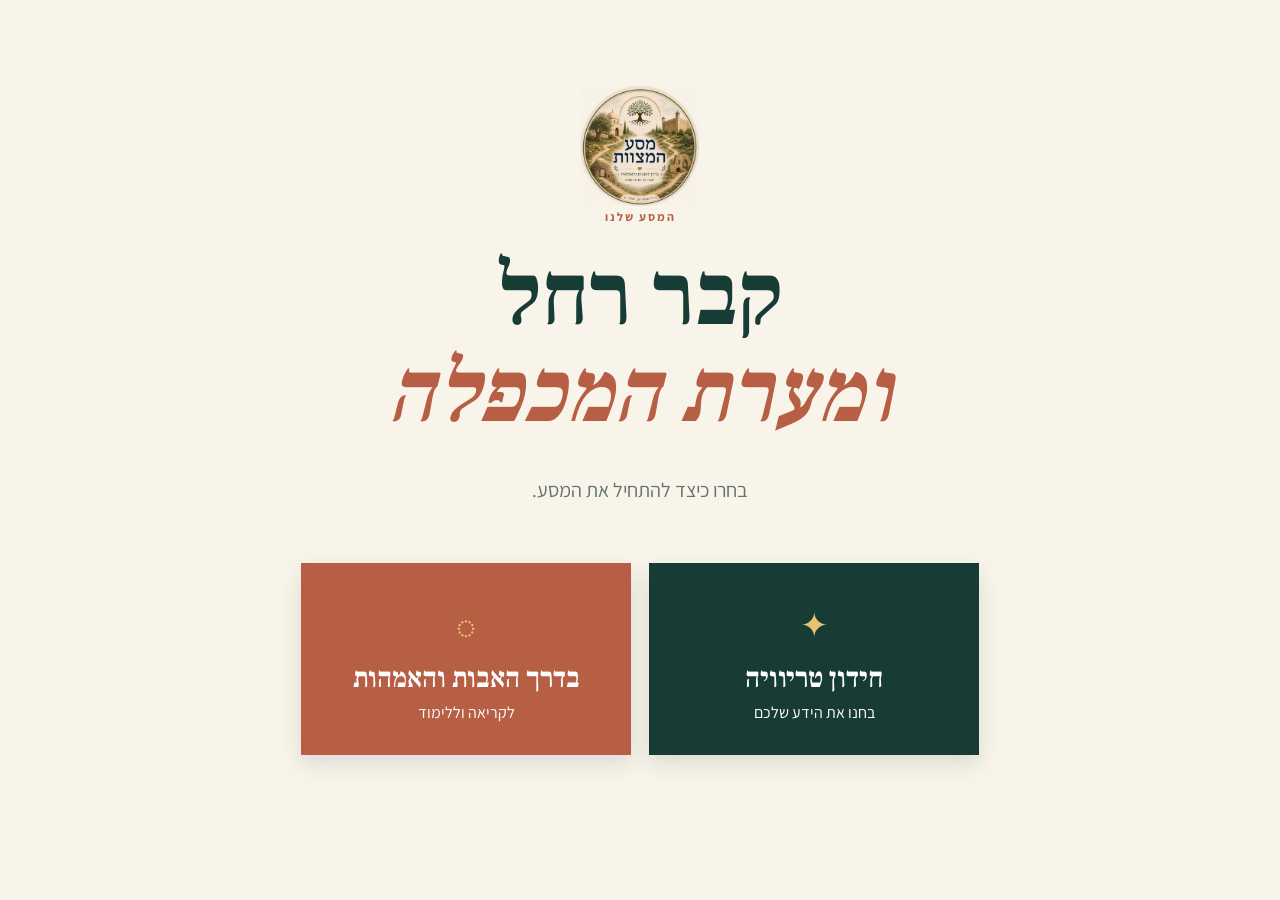
<file: frontend/index.html>
﻿<!doctype html>
<html lang="he" dir="rtl"><head><meta charset="UTF-8" /><meta name="viewport" content="width=device-width, initial-scale=1.0" /><title>קבר רחל ומערת המכפלה</title><link rel="stylesheet" href="styles.css" /></head><body><main class="choice-page section-shell"><img class="choice-logo" src="../logo/logo-waissman-game.jpg" alt="סמל המסע" /><p class="eyebrow">המסע שלנו</p><h1>קבר רחל<br /><em>ומערת המכפלה</em></h1><p>בחרו כיצד להתחיל את המסע.</p><div class="choice-actions"><a class="choice-button trivia-choice" href="quiz.html"><span>✦</span><strong>חידון טריוויה</strong><small>בחנו את הידע שלכם</small></a><a class="choice-button journey-choice" href="journey.html"><span>◌</span><strong>בדרך האבות והאמהות</strong><small>לקריאה וללימוד</small></a></div></main></body></html>
</file>
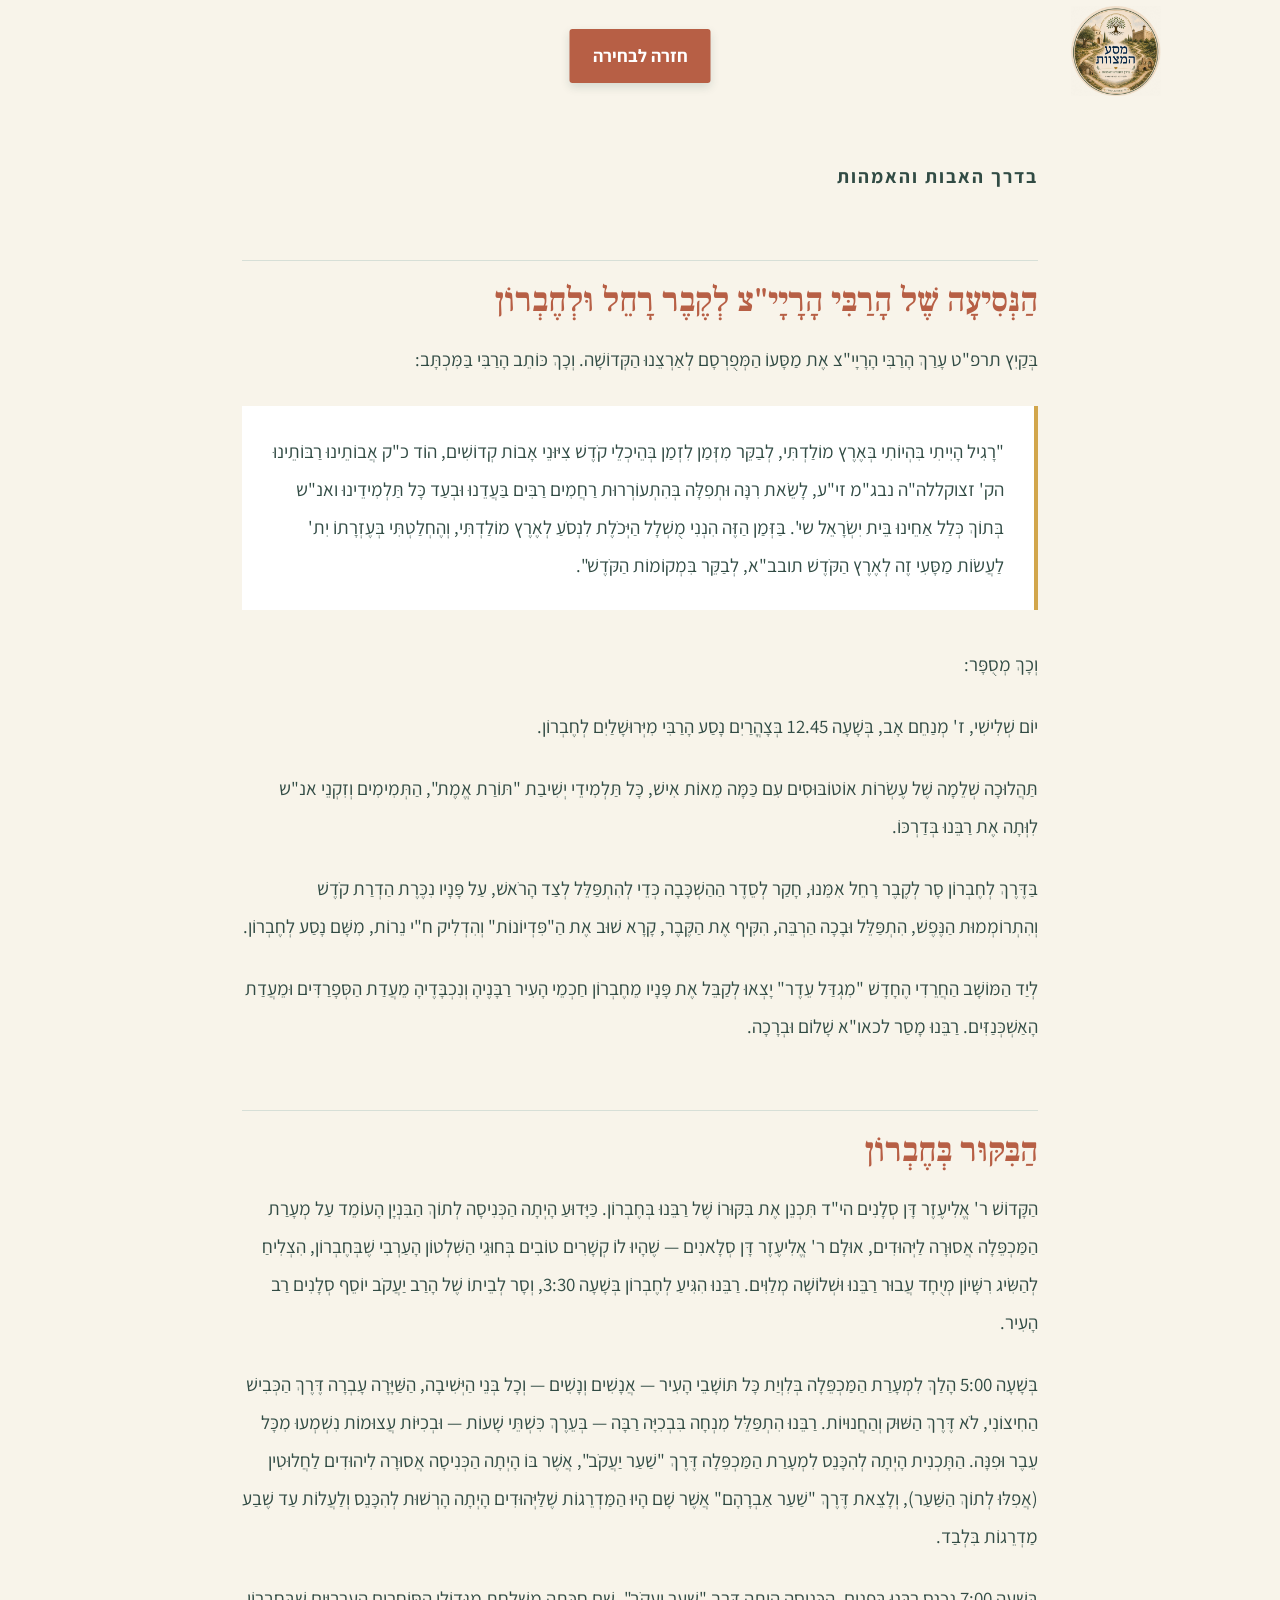
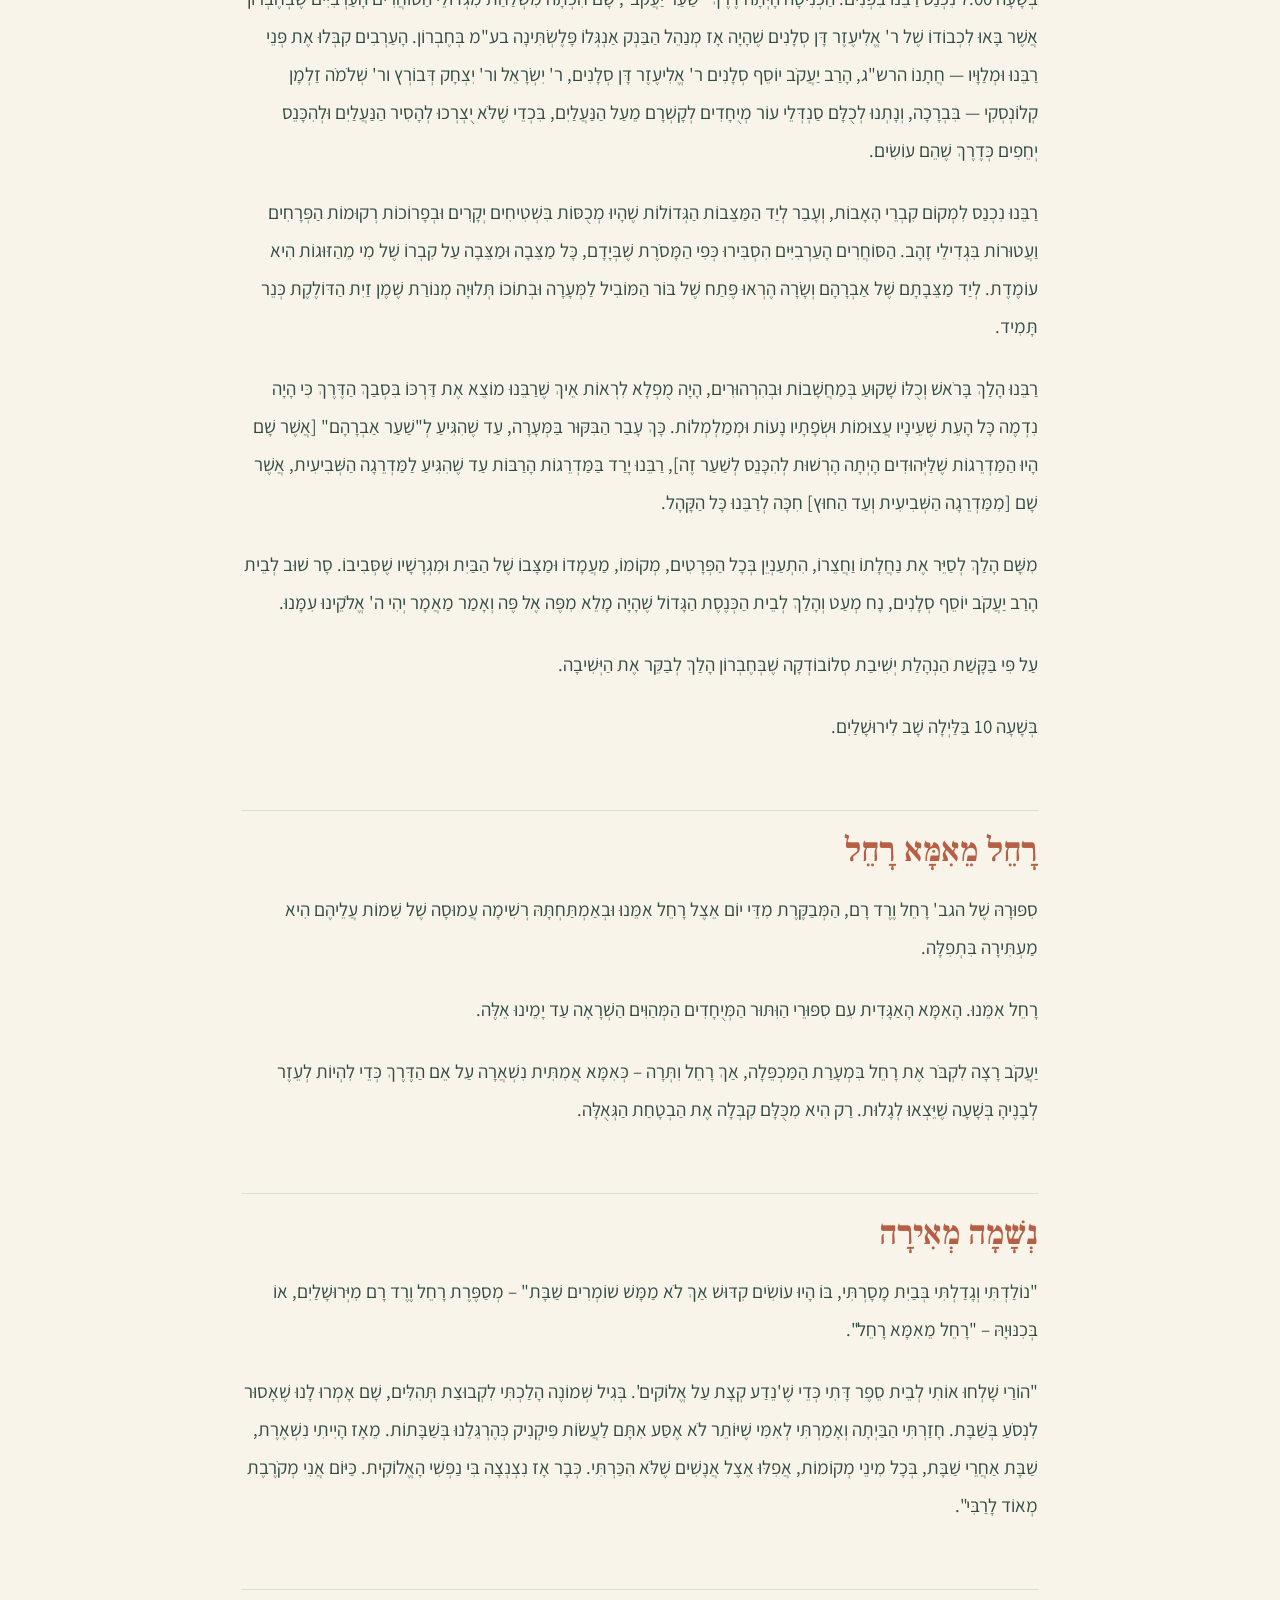
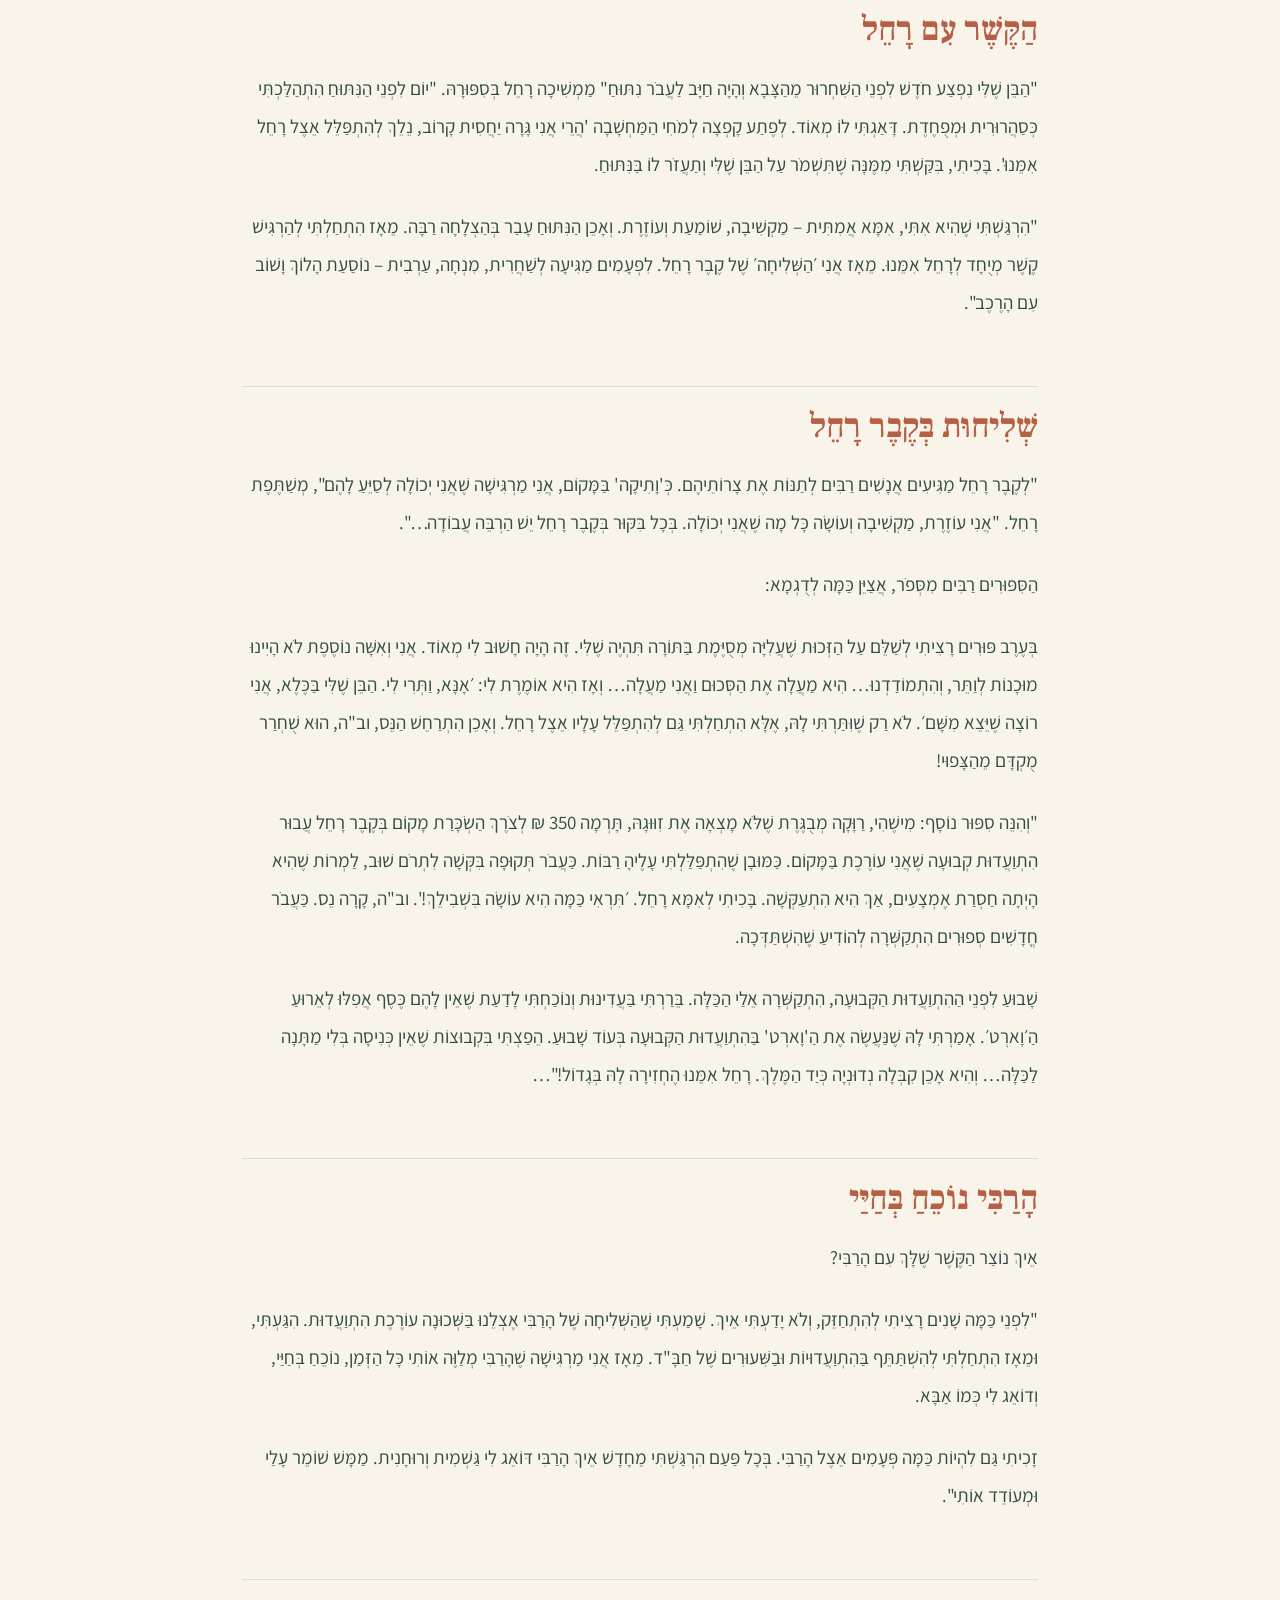
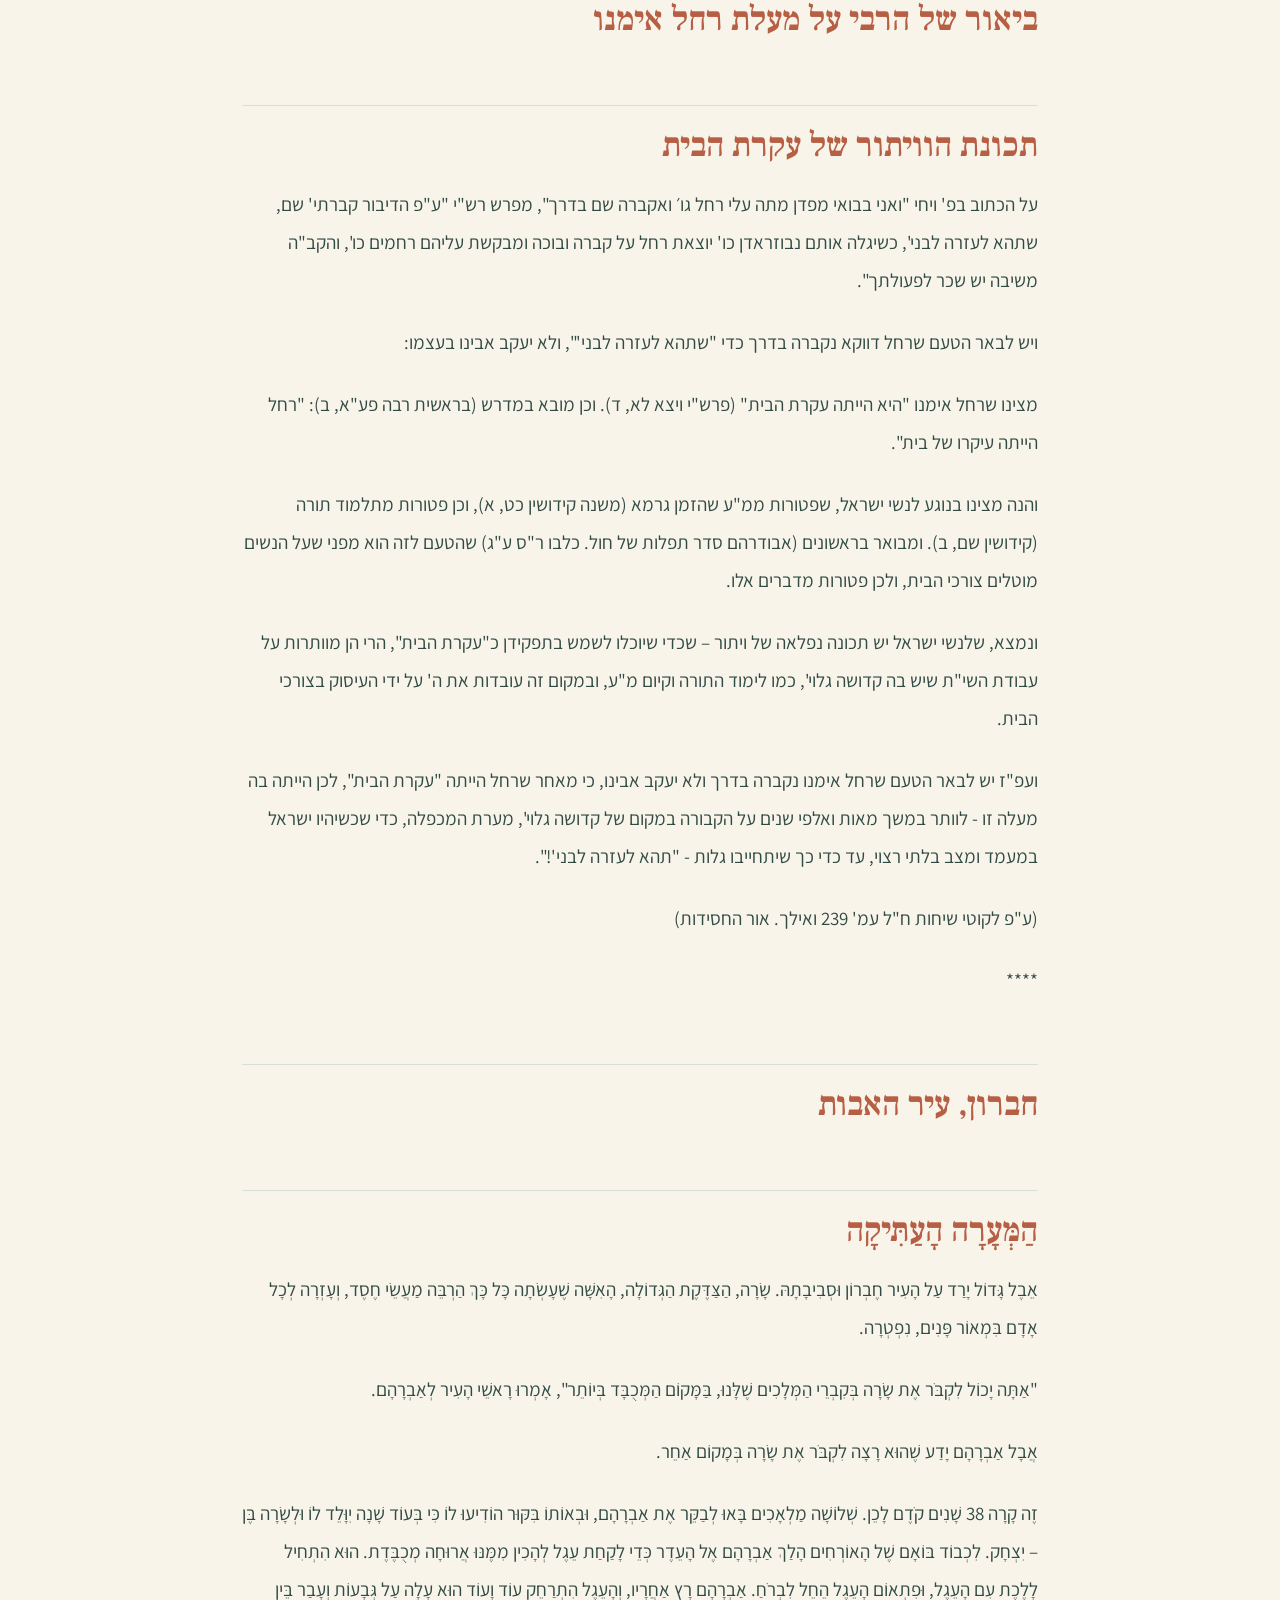
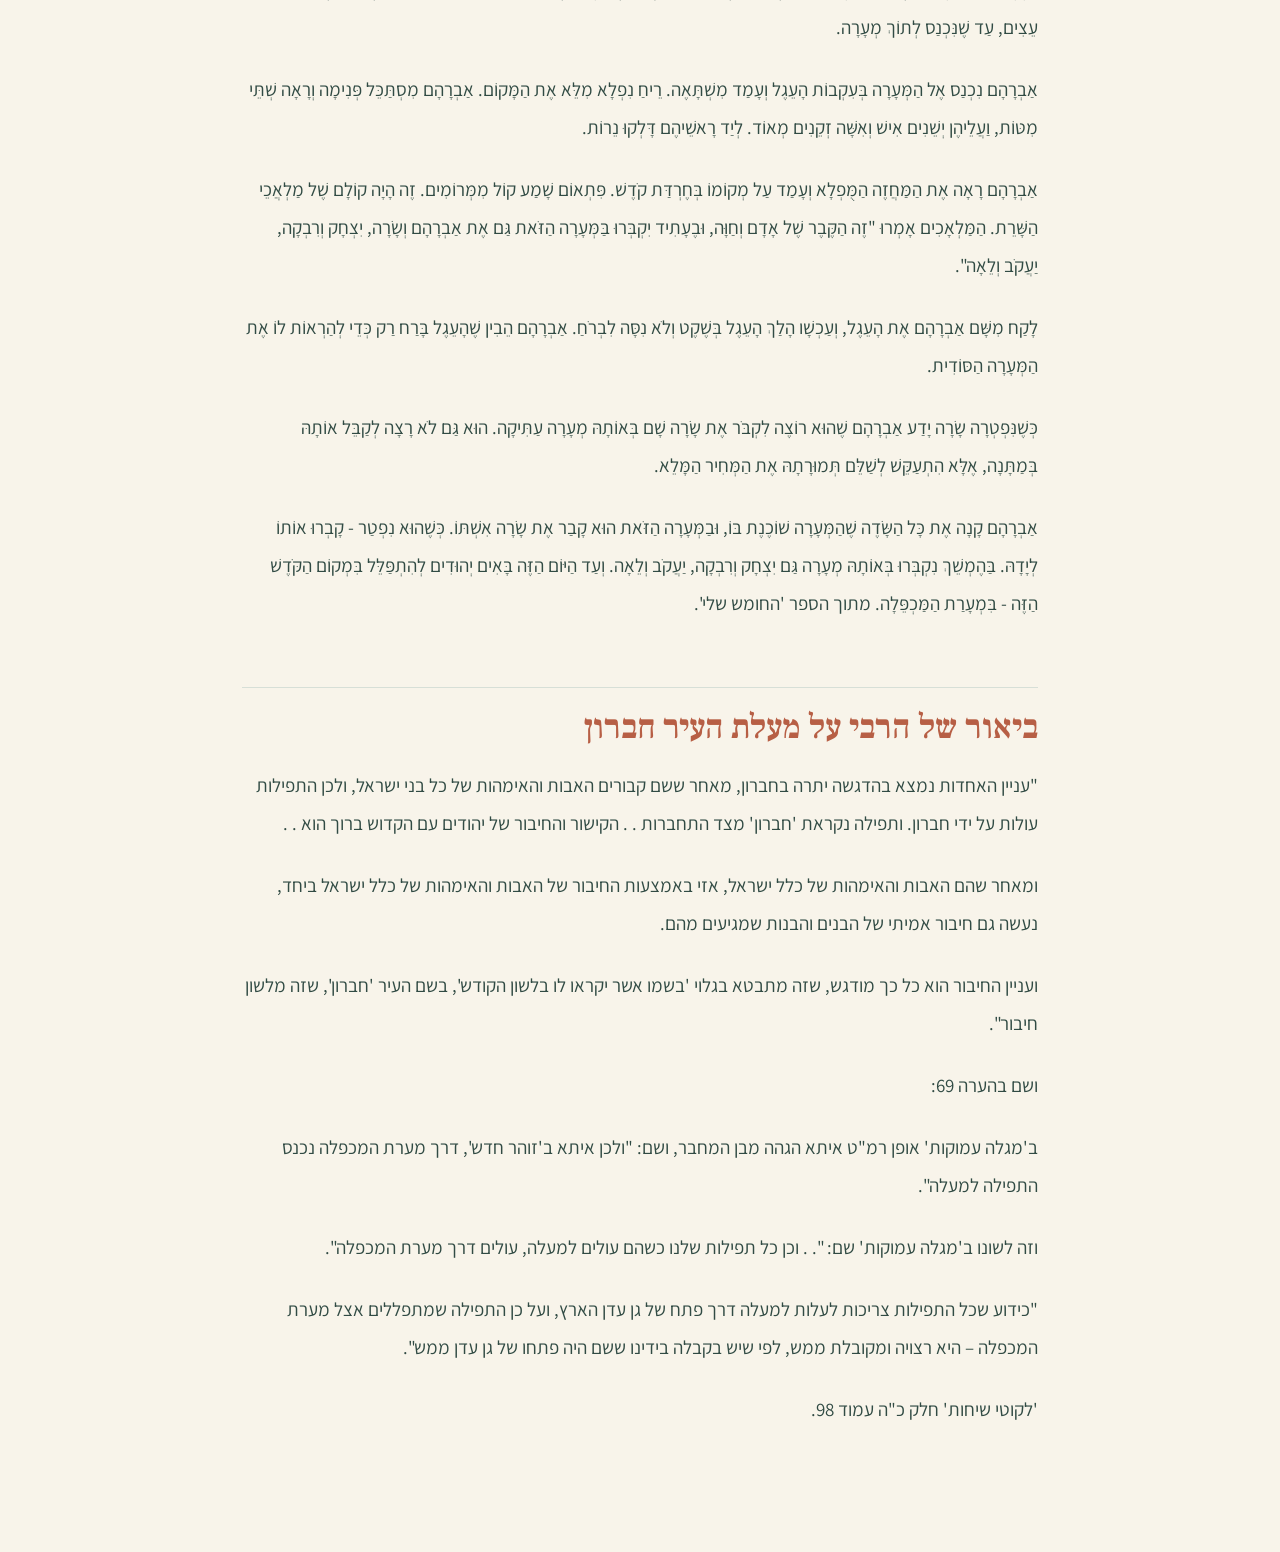
<file: frontend/journey.html>
﻿<!doctype html><html lang='he' dir='rtl'><head><meta charset='UTF-8'><meta name='viewport' content='width=device-width, initial-scale=1.0'><title>בדרך האבות והאמהות</title><link rel='stylesheet' href='styles.css'></head><body><header class='site-header'><a class='brand' href='index.html'><img src='../logo/logo-waissman-game.jpg' alt='סמל המסע'></a><a class='quiz-top' href='index.html'>חזרה לבחירה</a></header><main class='reading-page section-shell'><p class='eyebrow'>בדרך האבות והאמהות</p><h2>הַנְּסִיעָה שֶׁל הָרַבִּי הָרָיָי&quot;צ לְקֶבֶר רָחֵל וּלְחֶבְרוֹן</h2>
<p>בְּקַיִץ תרפ&quot;ט עָרַךְ הָרַבִּי הָרָיָי&quot;צ אֶת מַסָּעוֹ הַמְּפֻרְסָם לְאַרְצֵנוּ הַקְּדוֹשָׁה. וְכָךְ כּוֹתֵב הָרַבִּי בַּמִּכְתָּב: </p>
<blockquote>&quot;רָגִיל הָיִיתִי בִּהְיוֹתִי בְּאֶרֶץ מוֹלַדְתִּי, לְבַקֵּר מִזְּמַן לִזְמַן בְּהֵיכְלֵי קֹדֶשׁ צִיּוּנֵי אָבוֹת קְדוֹשִׁים, הוֹד כ&quot;ק אֲבוֹתֵינוּ רַבּוֹתֵינוּ הק&#39; זצוקללה&quot;ה נבג&quot;מ זי&quot;ע, לָשֵׂאת רִנָּה וּתְפִלָּה בְּהִתְעוֹרְרוּת רַחֲמִים רַבִּים בַּעֲדֵנוּ וּבְעַד כָּל תַּלְמִידֵינוּ ואנ&quot;ש בְּתוֹךְ כְּלַל אַחֵינוּ בֵּית יִשְׂרָאֵל שי&#39;. בַּזְּמַן הַזֶּה הִנְנִי מֻשְׁלָל הַיְּכֹלֶת לִנְסֹעַ לְאֶרֶץ מוֹלַדְתִּי, וְהֶחְלַטְתִּי בְּעֶזְרָתוֹ יִת&#39; לַעֲשׂוֹת מַסָּעִי זֶה לְאֶרֶץ הַקֹּדֶשׁ תובב&quot;א, לְבַקֵּר בִּמְקוֹמוֹת הַקֹּדֶשׁ&quot;.</blockquote>
<p>וְכָךְ מְסֻפָּר:</p>
<p>יוֹם שְׁלִישִׁי, ז&#39; מְנַחֵם אָב, בְּשָׁעָה 12.45 בְּצָהֳרַיִם נָסַע הָרַבִּי מִיְּרוּשָׁלַיִם לְחֶבְרוֹן. </p>
<p>תַּהֲלוּכָה שְׁלֵמָה שֶׁל עֶשְׂרוֹת אוֹטוֹבּוּסִים עִם כַּמָּה מֵאוֹת אִישׁ, כָּל תַּלְמִידֵי יְשִׁיבַת &quot;תּוֹרַת אֱמֶת&quot;, הַתְּמִימִים וְזִקְנֵי אנ&quot;ש לִוְּתָה אֶת רַבֵּנוּ בְּדַרְכּוֹ.</p>
<p>בַּדֶּרֶךְ לְחֶבְרוֹן סָר לְקֶבֶר רָחֵל אִמֵּנוּ, חָקַר לְסֵדֶר הַהַשְׁכָּבָה כְּדֵי לְהִתְפַּלֵּל לְצַד הָרֹאשׁ, עַל פָּנָיו נִכֶּרֶת הַדְרַת קֹדֶשׁ וְהִתְרוֹמְמוּת הַנֶּפֶשׁ, הִתְפַּלֵּל וּבָכָה הַרְבֵּה, הִקִּיף אֶת הַקֶּבֶר, קָרָא שׁוּב אֶת הַ&quot;פִּדְיוֹנוֹת&quot; וְהִדְלִיק ח&quot;י נֵרוֹת, מִשָּׁם נָסַע לְחֶבְרוֹן.</p>
<p>לְיַד הַמּוֹשָׁב הַחֲרֵדִי הֶחָדָשׁ &quot;מִגְדַּל עֵדֶר&quot; יָצְאוּ לְקַבֵּל אֶת פָּנָיו מֵחֶבְרוֹן חַכְמֵי הָעִיר רַבָּנֶיהָ וְנִכְבָּדֶיהָ מֵעֲדַת הַסְּפָרַדִּים וּמֵעֲדַת הָאַשְׁכְּנַזִּים. רַבֵּנוּ מָסַר לכאו&quot;א שָׁלוֹם וּבְרָכָה.</p>
<h2>הַבִּקּוּר בְּחֶבְרוֹן </h2>
<p>הַקָּדוֹשׁ ר&#39; אֱלִיעֶזֶר דָּן סְלָנִים הי&quot;ד תִּכְנֵן אֶת בִּקּוּרוֹ שֶׁל רַבֵּנוּ בְּחֶבְרוֹן. כַּיָּדוּעַ הָיְתָה הַכְּנִיסָה לְתוֹךְ הַבִּנְיָן הָעוֹמֵד עַל מְעָרַת הַמַּכְפֵּלָה אֲסוּרָה לַיְּהוּדִים, אוּלָם ר&#39; אֱלִיעֶזֶר דָּן סְלָאנִים — שֶׁהָיוּ לוֹ קְשָׁרִים טוֹבִים בְּחוּגֵי הַשִּׁלְטוֹן הָעַרְבִי שֶׁבְּחֶבְרוֹן, הִצְלִיחַ לְהַשִּׂיג רִשָּׁיוֹן מְיֻחָד עֲבוּר רַבֵּנוּ וּשְׁלוֹשָׁה מְלַוִּים. רַבֵּנוּ הִגִּיעַ לְחֶבְרוֹן בְּשָׁעָה 3:30, וְסָר לְבֵיתוֹ שֶׁל הָרַב יַעֲקֹב יוֹסֵף סְלָנִים רַב הָעִיר. </p>
<p>בְּשָׁעָה 5:00 הָלַךְ לִמְעָרַת הַמַּכְפֵּלָה בְּלִוְיַת כָּל תּוֹשָׁבֵי הָעִיר — אֲנָשִׁים וְנָשִׁים — וְכָל בְּנֵי הַיְּשִׁיבָה, הַשַּׁיָּרָה עָבְרָה דֶּרֶךְ הַכְּבִישׁ הַחִיצוֹנִי, לֹא דֶּרֶךְ הַשּׁוּק וְהַחֲנוּיוֹת. רַבֵּנוּ הִתְפַּלֵּל מִנְחָה בִּבְכִיָּה רַבָּה — בְּעֵרֶךְ כִּשְׁתֵּי שָׁעוֹת — וּבְכִיּוֹת עֲצוּמוֹת נִשְׁמְעוּ מִכָּל עֵבֶר וּפִנָּה. הַתָּכְנִית הָיְתָה לְהִכָּנֵס לִמְעָרַת הַמַּכְפֵּלָה דֶּרֶךְ &quot;שַׁעַר יַעֲקֹב&quot;, אֲשֶׁר בּוֹ הָיְתָה הַכְּנִיסָה אֲסוּרָה לִיהוּדִים לַחֲלוּטִין (אֲפִלּוּ לְתוֹךְ הַשַּׁעַר), וְלָצֵאת דֶּרֶךְ &quot;שַׁעַר אַבְרָהָם&quot; אֲשֶׁר שָׁם הָיוּ הַמַּדְרֵגוֹת שֶׁלַּיְּהוּדִים הָיְתָה הָרְשׁוּת לְהִכָּנֵס וְלַעֲלוֹת עַד שֶׁבַע מַדְרֵגוֹת בִּלְבַד. </p>
<p>בְּשָׁעָה 7:00 נִכְנַס רַבֵּנוּ בִּפְנִים. הַכְּנִיסָה הָיְתָה דֶּרֶךְ &quot;שַׁעַר יַעֲקֹב&quot;, שָׁם חִכְּתָה מִשְׁלַחַת מִגְּדוֹלֵי הַסּוֹחֲרִים הָעַרְבִיִּים שֶׁבְּחֶבְרוֹן אֲשֶׁר בָּאוּ לִכְבוֹדוֹ שֶׁל ר&#39; אֱלִיעֶזֶר דָּן סְלָנִים שֶׁהָיָה אָז מְנַהֵל הַבַּנְק אַנְגְּלוֹ פָּלֶשְׂתִּינָה בע&quot;מ בְּחֶבְרוֹן. הָעַרְבִים קִבְּלוּ אֶת פְּנֵי רַבֵּנוּ וּמְלַוָּיו — חֲתָנוֹ הרש&quot;ג, הָרַב יַעֲקֹב יוֹסֵף סְלָנִים ר&#39; אֱלִיעֶזֶר דָּן סְלָנִים, ר&#39; יִשְׂרָאֵל ור&#39; יִצְחָק דְּבוֹרְץ ור&#39; שְׁלֹמֹה זַלְמָן קְלוֹנְסְקִי — בִּבְרָכָה, וְנָתְנוּ לְכֻלָּם סַנְדְּלֵי עוֹר מְיֻחָדִים לְקָשְׁרָם מֵעַל הַנַּעֲלַיִם, בִּכְדֵי שֶׁלֹּא יֻצְרְכוּ לְהָסִיר הַנַּעֲלַיִם וּלְהִכָּנֵס יְחֵפִים כְּדֶרֶךְ שֶׁהֵם עוֹשִׂים. </p>
<p>רַבֵּנוּ נִכְנַס לִמְקוֹם קִבְרֵי הָאָבוֹת, וְעָבַר לְיַד הַמַּצֵּבוֹת הַגְּדוֹלוֹת שֶׁהָיוּ מְכֻסּוֹת בִּשְׁטִיחִים יְקָרִים וּבְפָרוֹכוֹת רְקוּמוֹת הַפְּרָחִים וַעֲטוּרוֹת בִּגְדִילֵי זָהָב. הַסּוֹחֲרִים הָעַרְבִיִּים הִסְבִּירוּ כְּפִי הַמָּסֹרֶת שֶׁבְּיָדָם, כָּל מַצֵּבָה וּמַצֵּבָה עַל קִבְרוֹ שֶׁל מִי מֵהַזּוּגוֹת הִיא עוֹמֶדֶת. לְיַד מַצֵּבָתָם שֶׁל אַבְרָהָם וְשָׂרָה הֶרְאוּ פֶּתַח שֶׁל בּוֹר הַמּוֹבִיל לַמְּעָרָה וּבְתוֹכוֹ תְּלוּיָה מְנוֹרַת שֶׁמֶן זַיִת הַדּוֹלֶקֶת כְּנֵר תָּמִיד.</p>
<p>רַבֵּנוּ הָלַךְ בָּרֹאשׁ וְכֻלּוֹ שָׁקוּעַ בְּמַחֲשָׁבוֹת וּבְהִרְהוּרִים, הָיָה מֻפְלָא לִרְאוֹת אֵיךְ שֶׁרַבֵּנוּ מוֹצֵא אֶת דַּרְכּוֹ בִּסְבַךְ הַדֶּרֶךְ כִּי הָיָה נִדְמֶה כָּל הָעֵת שֶׁעֵינָיו עֲצוּמוֹת וּשְׂפָתָיו נָעוֹת וּמְמַלְמְלוֹת. כָּךְ עָבַר הַבִּקּוּר בַּמְּעָרָה, עַד שֶׁהִגִּיעַ לְ&quot;שַׁעַר אַבְרָהָם&quot; [אֲשֶׁר שָׁם הָיוּ הַמַּדְרֵגוֹת שֶׁלַּיְּהוּדִים הָיְתָה הָרְשׁוּת לְהִכָּנֵס לְשַׁעַר זֶה], רַבֵּנוּ יָרַד בַּמַּדְרֵגוֹת הָרַבּוֹת עַד שֶׁהִגִּיעַ לַמַּדְרֵגָה הַשְּׁבִיעִית, אֲשֶׁר שָׁם [מִמַּדְרֵגָה הַשְּׁבִיעִית וְעַד הַחוּץ] חִכָּה לְרַבֵּנוּ כָּל הַקָּהָל. </p>
<p>מִשָּׁם הָלַךְ לְסַיֵּר אֶת נַחֲלָתוֹ וַחֲצֵרוֹ, הִתְעַנְיֵן בְּכָל הַפְּרָטִים, מְקוֹמוֹ, מַעֲמָדוֹ וּמַצָּבוֹ שֶׁל הַבַּיִת וּמִגְרָשָׁיו שֶׁסְּבִיבוֹ. סָר שׁוּב לְבֵית הָרַב יַעֲקֹב יוֹסֵף סְלָנִים, נָח מְעַט וְהָלַךְ לְבֵית הַכְּנֶסֶת הַגָּדוֹל שֶׁהָיָה מָלֵא מִפֶּה אֶל פֶּה וְאָמַר מַאֲמָר יְהִי ה&#39; אֱלֹקֵינוּ עִמָּנוּ. </p>
<p>עַל פִּי בַּקָּשַׁת הַנְהָלַת יְשִׁיבַת סְלוֹבוֹדְקָה שֶׁבְּחֶבְרוֹן הָלַךְ לְבַקֵּר אֶת הַיְּשִׁיבָה. </p>
<p>בְּשָׁעָה 10 בַּלַּיְלָה שָׁב לִירוּשָׁלַיִם.</p>
<h2>רָחֵל מֵאִמָּא רָחֵל</h2>
<p>סִפּוּרָהּ שֶׁל הגב&#39; רָחֵל וֶרֶד רָם, הַמְּבַקֶּרֶת מִדֵּי יוֹם אֵצֶל רָחֵל אִמֵּנוּ וּבְאַמְתַּחְתָּהּ רְשִׁימָה עֲמוּסָה שֶׁל שֵׁמוֹת עֲלֵיהֶם הִיא מַעְתִּירָה בִּתְפִלָּה. </p>
<p>רָחֵל אִמֵּנוּ. הָאִמָּא הָאַגָּדִית עִם סִפּוּרֵי הַוִּתּוּר הַמְּיֻחָדִים הַמְּהַוִּים הַשְׁרָאָה עַד יָמֵינוּ אֵלֶּה.</p>
<p>יַעֲקֹב רָצָה לִקְבֹּר אֶת רָחֵל בִּמְעָרַת הַמַּכְפֵּלָה, אַךְ רָחֵל וִתְּרָה – כְּאִמָּא אֲמִתִּית נִשְׁאֲרָה עַל אֵם הַדֶּרֶךְ כְּדֵי לִהְיוֹת לְעֵזֶר לְבָנֶיהָ בְּשָׁעָה שֶׁיֵּצְאוּ לְגָלוּת. רַק הִיא מִכֻּלָּם קִבְּלָה אֶת הַבְטָחַת הַגְּאֻלָּה.</p>
<h2>נְשָׁמָה מְאִירָה</h2>
<p>&quot;נוֹלַדְתִּי וְגָדַלְתִּי בְּבַיִת מָסָרְתִּי, בּוֹ הָיוּ עוֹשִׂים קִדּוּשׁ אַךְ לֹא מַמָּשׁ שׁוֹמְרִים שַׁבָּת&quot; – מְסַפֶּרֶת רָחֵל וֶרֶד רָם מִיְּרוּשָׁלַיִם, אוֹ בְּכִנּוּיָהּ – &quot;רָחֵל מֵאִמָּא רָחֵל&quot;.</p>
<p>&quot;הוֹרַי שָׁלְחוּ אוֹתִי לְבֵית סֵפֶר דָּתִי כְּדֵי שֶׁ&#39;נֵדַע קְצָת עַל אֱלוֹקִים&#39;. בְּגִיל שְׁמוֹנֶה הָלַכְתִּי לִקְבוּצַת תְּהִלִּים, שָׁם אָמְרוּ לָנוּ שֶׁאָסוּר לִנְסֹעַ בְּשַׁבָּת. חָזַרְתִּי הַבַּיְתָה וְאָמַרְתִּי לְאִמִּי שֶׁיּוֹתֵר לֹא אֶסַּע אִתָּם לַעֲשׂוֹת פִּיקְנִיק כְּהֶרְגֵּלֵנוּ בְּשַׁבָּתוֹת. מֵאָז הָיִיתִי נִשְׁאֶרֶת, שַׁבָּת אַחֲרֵי שַׁבָּת, בְּכָל מִינֵי מְקוֹמוֹת, אֲפִלּוּ אֵצֶל אֲנָשִׁים שֶׁלֹּא הִכַּרְתִּי. כְּבָר אָז נִצְנְצָה בִּי נַפְשִׁי הָאֱלוֹקִית. כַּיּוֹם אֲנִי מְקֹרֶבֶת מְאוֹד לָרַבִּי&quot;.</p>
<h2>הַקֶּשֶׁר עִם רָחֵל</h2>
<p>&quot;הַבֵּן שֶׁלִּי נִפְצַע חֹדֶשׁ לִפְנֵי הַשִּׁחְרוּר מֵהַצָּבָא וְהָיָה חַיָּב לַעֲבֹר נִתּוּחַ&quot; מַמְשִׁיכָה רָחֵל בְּסִפּוּרָהּ. &quot;יוֹם לִפְנֵי הַנִּתּוּחַ הִתְהַלַּכְתִּי כְּסַהֲרוּרִית וּמְפֻחֶדֶת. דָּאַגְתִּי לוֹ מְאוֹד. לְפֶתַע קָפְצָה לְמֹחִי הַמַּחְשָׁבָה &#39;הֲרֵי אֲנִי גָּרָה יַחֲסִית קָרוֹב, נֵלֵךְ לְהִתְפַּלֵּל אֵצֶל רָחֵל אִמֵּנוּ&#39;. בָּכִיתִי, בִּקַּשְׁתִּי מִמֶּנָּה שֶׁתִּשְׁמֹר עַל הַבֵּן שֶׁלִּי וְתַעֲזֹר לוֹ בַּנִּתּוּחַ.</p>
<p>&quot;הִרְגַּשְׁתִּי שֶׁהִיא אִתִּי, אִמָּא אֲמִתִּית – מַקְשִׁיבָה, שׁוֹמַעַת וְעוֹזֶרֶת. וְאָכֵן הַנִּתּוּחַ עָבַר בְּהַצְלָחָה רַבָּה. מֵאָז הִתְחַלְתִּי לְהַרְגִּישׁ קֶשֶׁר מְיֻחָד לְרָחֵל אִמֵּנוּ. מֵאָז אֲנִי ׳הַשְּׁלִיחָה׳ שֶׁל קֶבֶר רָחֵל. לִפְעָמִים מַגִּיעָה לְשַׁחֲרִית, מִנְחָה, עַרְבִית – נוֹסַעַת הָלוֹךְ וָשׁוֹב עִם הָרֶכֶב&quot;.</p>
<h2>שְׁלִיחוּת בְּקֶבֶר רָחֵל</h2>
<p>&quot;לְקֶבֶר רָחֵל מַגִּיעִים אֲנָשִׁים רַבִּים לְתַנּוֹת אֶת צָרוֹתֵיהֶם. כְּ&#39;וָתִיקָה&#39; בַּמָּקוֹם, אֲנִי מַרְגִּישָׁה שֶׁאֲנִי יְכוֹלָה לְסַיֵּעַ לָהֶם&quot;, מְשַׁתֶּפֶת רָחֵל. &quot;אֲנִי עוֹזֶרֶת, מַקְשִׁיבָה וְעוֹשָׂה כָּל מָה שֶׁאֲנִי יְכוֹלָה. בְּכָל בִּקּוּר בְּקֶבֶר רָחֵל יֵשׁ הַרְבֵּה עֲבוֹדָה…&quot;.</p>
<p>הַסִּפּוּרִים רַבִּים מִסְּפֹר, אֲצַיֵּן כַּמָּה לְדֻגְמָא:</p>
<p>בְּעֶרֶב פּוּרִים רָצִיתִי לְשַׁלֵּם עַל הַזְּכוּת שֶׁעֲלִיָּה מְסֻיֶּמֶת בַּתּוֹרָה תִּהְיֶה שֶׁלִּי. זֶה הָיָה חָשׁוּב לִי מְאוֹד. אֲנִי וְאִשָּׁה נוֹסֶפֶת לֹא הָיִינוּ מוּכָנוֹת לְוַתֵּר, וְהִתְמוֹדַדְנוּ… הִיא מַעֲלָה אֶת הַסְּכוּם וַאֲנִי מַעֲלָה… וְאָז הִיא אוֹמֶרֶת לִי: ׳אָנָּא, וַתְּרִי לִי. הַבֵּן שֶׁלִּי בַּכֶּלֶא, אֲנִי רוֹצָה שֶׁיֵּצֵא מִשָּׁם׳. לֹא רַק שֶׁוִּתַּרְתִּי לָהּ, אֶלָּא הִתְחַלְתִּי גַּם לְהִתְפַּלֵּל עָלָיו אֵצֶל רָחֵל. וְאָכֵן הִתְרַחֵשׁ הַנֵּס, וב&quot;ה, הוּא שֻׁחְרַר מֻקְדָּם מֵהַצָּפוּי!</p>
<p>&quot;וְהִנֵּה סִפּוּר נוֹסָף: מִישֶׁהִי, רַוָּקָה מְבֻגֶּרֶת שֶׁלֹּא מָצְאָה אֶת זִוּוּגָהּ, תָּרְמָה 350 ₪ לְצֹרֶךְ הַשְׂכָּרַת מָקוֹם בְּקֶבֶר רָחֵל עֲבוּר הִתְוַעֲדוּת קְבוּעָה שֶׁאֲנִי עוֹרֶכֶת בַּמָּקוֹם. כַּמּוּבָן שֶׁהִתְפַּלַּלְתִּי עָלֶיהָ רַבּוֹת. כַּעֲבֹר תְּקוּפָה בִּקְּשָׁה לִתְרֹם שׁוּב, לַמְרוֹת שֶׁהִיא הָיְתָה חַסְרַת אֶמְצָעִים, אַךְ הִיא הִתְעַקְּשָׁה. בָּכִיתִי לְאִמָּא רָחֵל. ׳תִּרְאִי כַּמָּה הִיא עוֹשָׂה בִּשְׁבִילֵךְ!&#39;. וב&quot;ה, קָרָה נֵס. כַּעֲבֹר חֳדָשִׁים סְפוּרִים הִתְקַשְּׁרָה לְהוֹדִיעַ שֶׁהִשְׁתַּדְּכָה.</p>
<p>שָׁבוּעַ לִפְנֵי הַהִתְוַעֲדוּת הַקְּבוּעָה, הִתְקַשְּׁרָה אֵלַי הַכַּלָּה. בֵּרַרְתִּי בַּעֲדִינוּת וְנוֹכַחְתִּי לָדַעַת שֶׁאֵין לָהֶם כֶּסֶף אֲפִלּוּ לְאֵרוּעַ הַ׳וָארְט׳. אָמַרְתִּי לָהּ שֶׁנַּעֲשֶׂה אֶת הַ&#39;וָארְט&#39; בַּהִתְוַעֲדוּת הַקְּבוּעָה בְּעוֹד שָׁבוּעַ. הֵפַצְתִּי בִּקְבוּצוֹת שֶׁאֵין כְּנִיסָה בְּלִי מַתָּנָה לַכַּלָּה… וְהִיא אָכֵן קִבְּלָה נְדוּנְיָה כְּיַד הַמֶּלֶךְ. רָחֵל אִמֵּנוּ הֶחְזִירָה לָהּ בְּגָדוֹל!&quot;…</p>
<h2>הָרַבִּי נוֹכֵחַ בְּחַיַּי</h2>
<p>אֵיךְ נוֹצַר הַקֶּשֶׁר שֶׁלָּךְ עִם הָרַבִּי?</p>
<p>&quot;לִפְנֵי כַּמָּה שָׁנִים רָצִיתִי לְהִתְחַזֵּק, וְלֹא יָדַעְתִּי אֵיךְ. שָׁמַעְתִּי שֶׁהַשְּׁלִיחָה שֶׁל הָרַבִּי אֶצְלֵנוּ בַּשְּׁכוּנָה עוֹרֶכֶת הִתְוַעֲדוּת. הִגַּעְתִּי, וּמֵאָז הִתְחַלְתִּי לְהִשְׁתַּתֵּף בַּהִתְוַעֲדוּיוֹת וּבַשִּׁעוּרִים שֶׁל חַבָּ&quot;ד. מֵאָז אֲנִי מַרְגִּישָׁה שֶׁהָרַבִּי מְלַוֶּה אוֹתִי כָּל הַזְּמַן, נוֹכֵחַ בְּחַיַּי, וְדוֹאֵג לִי כְּמוֹ אַבָּא.</p>
<p>זָכִיתִי גַּם לִהְיוֹת כַּמָּה פְּעָמִים אֵצֶל הָרַבִּי. בְּכָל פַּעַם הִרְגַּשְׁתִּי מֵחָדָשׁ אֵיךְ הָרַבִּי דּוֹאֵג לִי גַּשְׁמִית וְרוּחָנִית. מַמָּשׁ שׁוֹמֵר עָלַי וּמְעוֹדֵד אוֹתִי&quot;.</p>
<h2>ביאור של הרבי על מעלת רחל אימנו</h2>
<h2>תכונת הוויתור של עקרת הבית</h2>
<p>על הכתוב בפ&#39; ויחי &quot;ואני בבואי מפדן מתה עלי רחל גו׳ ואקברה שם בדרך&quot;, מפרש רש&quot;י &quot;ע&quot;פ הדיבור קברתי&#39; שם, שתהא לעזרה לבני&#39;, כשיגלה אותם נבוזראדן כו&#39; יוצאת רחל על קברה ובוכה ומבקשת עליהם רחמים כו&#39;, והקב&quot;ה משיבה יש שכר לפעולתך&quot;.</p>
<p>ויש לבאר הטעם שרחל דווקא נקברה בדרך כדי &quot;שתהא לעזרה לבני&#39;&quot;, ולא יעקב אבינו בעצמו:</p>
<p>מצינו שרחל אימנו &quot;היא הייתה עקרת הבית&quot; (פרש&quot;י ויצא לא, ד). וכן מובא במדרש (בראשית רבה פע&quot;א, ב): &quot;רחל הייתה עיקרו של בית&quot;.</p>
<p>והנה מצינו בנוגע לנשי ישראל, שפטורות ממ&quot;ע שהזמן גרמא (משנה קידושין כט, א), וכן פטורות מתלמוד תורה (קידושין שם, ב). ומבואר בראשונים (אבודרהם סדר תפלות של חול. כלבו ר&quot;ס ע&quot;ג) שהטעם לזה הוא מפני שעל הנשים מוטלים צורכי הבית, ולכן פטורות מדברים אלו.</p>
<p>ונמצא, שלנשי ישראל יש תכונה נפלאה של ויתור – שכדי שיוכלו לשמש בתפקידן כ&quot;עקרת הבית&quot;, הרי הן מוותרות על עבודת השי&quot;ת שיש בה קדושה גלוי&#39;, כמו לימוד התורה וקיום מ&quot;ע, ובמקום זה עובדות את ה&#39; על ידי העיסוק בצורכי הבית.</p>
<p>ועפ&quot;ז יש לבאר הטעם שרחל אימנו נקברה בדרך ולא יעקב אבינו, כי מאחר שרחל הייתה &quot;עקרת הבית&quot;, לכן הייתה בה מעלה זו - לוותר במשך מאות ואלפי שנים על הקבורה במקום של קדושה גלוי&#39;, מערת המכפלה, כדי שכשיהיו ישראל במעמד ומצב בלתי רצוי, עד כדי כך שיתחייבו גלות ‑ &quot;תהא לעזרה לבני&#39;!&quot;.</p>
<p>(ע&quot;פ לקוטי שיחות ח&quot;ל עמ&#39; 239 ואילך. אור החסידות)</p>
<p>**** </p>
<h2>חברון, עיר האבות</h2>
<h2>הַמְּעָרָה הָעַתִּיקָה</h2>
<p>אֵבֶל גָּדוֹל יָרַד עַל הָעִיר חֶבְרוֹן וּסְבִיבָתָהּ. שָׂרָה, הַצַּדֶּקֶת הַגְּדוֹלָה, הָאִשָּׁה שֶׁעָשְׂתָה כָּל כָּךְ הַרְבֵּה מַעֲשֵׂי חֶסֶד, וְעָזְרָה לְכָל אָדָם בִּמְאוֹר פָּנִים, נִפְטְרָה.</p>
<p>&quot;אַתָּה יָכוֹל לִקְבֹּר אֶת שָׂרָה בְּקִבְרֵי הַמְּלָכִים שֶׁלָּנוּ, בַּמָּקוֹם הַמְּכֻבָּד בְּיוֹתֵר&quot;, אָמְרוּ רָאשֵׁי הָעִיר לְאַבְרָהָם.</p>
<p>אֲבָל אַבְרָהָם יָדַע שֶׁהוּא רָצָה לִקְבֹּר אֶת שָׂרָה בְּמָקוֹם אַחֵר. </p>
<p>זֶה קָרָה 38 שָׁנִים קֹדֶם לָכֵן. שְׁלוֹשָׁה מַלְאָכִים בָּאוּ לְבַקֵּר אֶת אַבְרָהָם, וּבְאוֹתוֹ בִּקּוּר הוֹדִיעוּ לוֹ כִּי בְּעוֹד שָׁנָה יִוָּלֵד לוֹ וּלְשָׂרָה בֶּן – יִצְחָק. לִכְבוֹד בּוֹאָם שֶׁל הָאוֹרְחִים הָלַךְ אַבְרָהָם אֶל הָעֵדֶר כְּדֵי לָקַחַת עֵגֶל לְהָכִין מִמֶּנּוּ אֲרוּחָה מְכֻבֶּדֶת. הוּא הִתְחִיל לָלֶכֶת עִם הָעֵגֶל, וּפִתְאוֹם הָעֵגֶל הֵחֵל לִבְרֹחַ. אַבְרָהָם רָץ אַחֲרָיו, וְהָעֵגֶל הִתְרַחֵק עוֹד וָעוֹד הוּא עָלָה עַל גְּבָעוֹת וְעָבַר בֵּין עֵצִים, עַד שֶׁנִּכְנַס לְתוֹךְ מְעָרָה.</p>
<p>אַבְרָהָם נִכְנַס אֶל הַמְּעָרָה בְּעִקְבוֹת הָעֵגֶל וְעָמַד מִשְׁתָּאֶה. רֵיחַ נִפְלָא מִלֵּא אֶת הַמָּקוֹם. אַבְרָהָם מִסְתַּכֵּל פְּנִימָה וְרָאָה שְׁתֵּי מִטּוֹת, וַעֲלֵיהֶן יְשֵׁנִים אִישׁ וְאִשָּׁה זְקֵנִים מְאוֹד. לְיַד רָאשֵׁיהֶם דָּלְקוּ נֵרוֹת.</p>
<p>אַבְרָהָם רָאָה אֶת הַמַּחֲזֶה הַמֻּפְלָא וְעָמַד עַל מְקוֹמוֹ בְּחֶרְדַּת קֹדֶשׁ. פִּתְאוֹם שָׁמַע קוֹל מִמְּרוֹמִים. זֶה הָיָה קוֹלָם שֶׁל מַלְאֲכֵי הַשָּׁרֵת. הַמַּלְאָכִים אָמְרוּ &quot;זֶה הַקֶּבֶר שֶׁל אָדָם וְחַוָּה, וּבֶעָתִיד יִקְבְּרוּ בַּמְּעָרָה הַזֹּאת גַּם אֶת אַבְרָהָם וְשָׂרָה, יִצְחָק וְרִבְקָה, יַעֲקֹב וְלֵאָה&quot;.</p>
<p>לָקַח מִשָּׁם אַבְרָהָם אֶת הָעֵגֶל, וְעַכְשָׁו הָלַךְ הָעֵגֶל בְּשֶׁקֶט וְלֹא נִסָּה לִבְרֹחַ. אַבְרָהָם הֵבִין שֶׁהָעֵגֶל בָּרַח רַק כְּדֵי לְהַרְאוֹת לוֹ אֶת הַמְּעָרָה הַסּוֹדִית. </p>
<p>כְּשֶׁנִּפְטְרָה שָׂרָה יָדַע אַבְרָהָם שֶׁהוּא רוֹצֶה לִקְבֹּר אֶת שָׂרָה שָׁם בְּאוֹתָהּ מְעָרָה עַתִּיקָה. הוּא גַּם לֹא רָצָה לְקַבֵּל אוֹתָהּ בְּמַתָּנָה, אֶלָּא הִתְעַקֵּשׁ לְשַׁלֵּם תְּמוּרָתָהּ אֶת הַמְּחִיר הַמָּלֵא. </p>
<p>אַבְרָהָם קָנָה אֶת כָּל הַשָּׂדֶה שֶׁהַמְּעָרָה שׁוֹכֶנֶת בּוֹ, וּבַמְּעָרָה הַזֹּאת הוּא קָבַר אֶת שָׂרָה אִשְׁתּוֹ. כְּשֶׁהוּא נִפְטַר - קָבְרוּ אוֹתוֹ לְיָדָהּ. בַּהֶמְשֵׁךְ נִקְבְּרוּ בְּאוֹתָהּ מְעָרָה גַּם יִצְחָק וְרִבְקָה, יַעֲקֹב וְלֵאָה. וְעַד הַיּוֹם הַזֶּה בָּאִים יְהוּדִים לְהִתְפַּלֵּל בִּמְקוֹם הַקֹּדֶשׁ הַזֶּה - בִּמְעָרַת הַמַּכְפֵּלָה. מתוך הספר &#39;החומש שלי&#39;.</p>
<h2>ביאור של הרבי על מעלת העיר חברון</h2>
<p>&quot;עניין האחדות נמצא בהדגשה יתרה בחברון, מאחר ששם קבורים האבות והאימהות&#160;של כל בני ישראל, ולכן התפילות עולות על ידי חברון. ותפילה נקראת &#39;חברון&#39; מצד התחברות . . הקישור והחיבור של יהודים עם הקדוש ברוך הוא . . </p>
<p>ומאחר שהם האבות והאימהות של כלל ישראל, אזי באמצעות החיבור של האבות והאימהות של כלל ישראל ביחד, נעשה גם חיבור אמיתי של הבנים והבנות שמגיעים מהם.</p>
<p>ועניין החיבור הוא כל כך מודגש, שזה מתבטא בגלוי &#39;בשמו אשר יקראו לו בלשון הקודש&#39;, בשם העיר &#39;חברון&#39;, שזה מלשון חיבור&quot;.</p>
<p>ושם בהערה 69: </p>
<p>ב&#39;מגלה עמוקות&#39; אופן רמ&quot;ט איתא הגהה מבן המחבר, ושם: &quot;ולכן איתא ב&#39;זוהר חדש&#39;, דרך מערת המכפלה נכנס התפילה למעלה&quot;. </p>
<p>וזה לשונו ב&#39;מגלה עמוקות&#39; שם: &quot;. . וכן כל תפילות שלנו כשהם עולים למעלה, עולים דרך מערת המכפלה&quot;.</p>
<p>&quot;כידוע שכל התפילות צריכות לעלות למעלה דרך פתח של גן עדן הארץ, ועל כן התפילה שמתפללים אצל מערת המכפלה – היא רצויה ומקובלת ממש, לפי שיש בקבלה בידינו ששם היה פתחו של גן עדן ממש&quot;.</p>
<p>&#39;לקוטי שיחות&#39; חלק כ&quot;ה עמוד 98.</p>
</main></body></html>
</file>
<file: frontend/styles.css>
﻿@import url('https://fonts.googleapis.com/css2?family=Assistant:wght@400;500;600;700&family=Frank+Ruhl+Libre:wght@500;600;700&display=swap');
:root{--ink:#173b35;--cream:#f8f4ea;--gold:#d2a64b;--rust:#b75f45;--muted:#65736d}*{box-sizing:border-box}html{scroll-behavior:smooth}body{margin:0;background:var(--cream);color:var(--ink);font:18px/1.75 Assistant,Arial,sans-serif}.site-header{position:relative;height:112px;max-width:1200px;margin:auto;padding:12px 32px;display:flex;align-items:center;justify-content:space-between;direction:rtl}.brand img{width:185px;height:90px;object-fit:contain;mix-blend-mode:multiply}.main-nav{display:flex;gap:28px}.main-nav a{color:var(--ink);text-decoration:none;font-weight:700;font-size:16px}.menu-toggle{display:none;border:0;background:none;color:var(--ink);font:inherit}.section-shell{max-width:1120px;margin:auto;padding:86px 32px}.hero{min-height:560px;display:grid;grid-template-columns:1.1fr .9fr;gap:70px;align-items:center}.eyebrow{text-transform:uppercase;letter-spacing:2px;color:var(--rust);font-size:12px;font-weight:700;margin:0 0 12px}.hero h1,h2,h3{font-family:'Frank Ruhl Libre',serif;line-height:1.15}.hero h1{font-size:clamp(3.5rem,7vw,5.8rem);margin:0 0 18px}.hero h1 em{color:var(--rust)}.hero-copy>p:not(.eyebrow),.section-intro>p:not(.eyebrow){max-width:600px;color:var(--muted);font-size:19px}.button{border:0;border-radius:3px;padding:13px 21px;text-decoration:none;font:700 16px Assistant,Arial,sans-serif;cursor:pointer;display:inline-flex;gap:12px}.button-primary{background:var(--ink);color:#fff}.hero-panel{position:relative;min-height:360px;background:var(--ink);color:#fff;padding:42px;border-radius:2px;display:flex;flex-direction:column;justify-content:flex-end;overflow:hidden;box-shadow:-18px 18px 0 #dce4d8}.hero-panel:before{content:'';position:absolute;width:290px;height:290px;border:1px solid #77928b;border-radius:50%;left:-60px;top:-80px}.panel-kicker{color:#e7c981;font-size:12px;letter-spacing:2px}.hero-panel strong{font:600 36px/1.25 'Frank Ruhl Libre',serif;position:relative}.sun{position:absolute;left:62px;top:54px;color:#e7c981;font-size:50px}.section-intro{margin-bottom:36px}.section-intro h2{font-size:45px;margin:0 0 10px}.story-grid{display:grid;grid-template-columns:repeat(3,1fr);gap:18px}.reading-grid{display:grid;grid-template-columns:repeat(2,1fr);gap:20px}.reading-card{background:#fff;padding:30px;box-shadow:0 6px 22px #173b3510;border-top:4px solid var(--gold)}.story-grid .reading-card:nth-child(2){border-color:#719178}.story-grid .reading-card:nth-child(3){border-color:var(--rust)}.card-number{display:block;color:var(--rust);font-weight:700;font-size:14px;letter-spacing:1px}.reading-card h3{font-size:29px;margin:8px 0 16px}.reading-card p{color:var(--muted);font-size:17px;margin:0 0 16px}.places-section,.quiz-section{background:var(--ink);color:#fff}.light .eyebrow{color:#e5c371}.light>p:not(.eyebrow){color:#cbd6d0}.places-section .reading-card{background:#f7f4eb;border-color:#d6a94d}.quiz-section{background:#567667}.quiz-card{max-width:760px;background:#fff;color:var(--ink);padding:34px}.quiz-card h3{font-size:30px;margin:5px 0 24px}.question-count{color:var(--rust);font-weight:700;font-size:14px;margin:0}.answers{display:grid;gap:10px}.answer{border:1px solid #d5ded7;background:#fff;color:var(--ink);padding:14px 16px;text-align:right;font:600 17px Assistant,Arial,sans-serif;cursor:pointer}.answer:hover:not(:disabled){background:#f3f6f2}.answer.correct{border-color:#428152;background:#e5f0e5}.answer.incorrect{border-color:#b65748;background:#f9e8e5}.quiz-result{min-height:28px;margin:18px 0 0;font-weight:600;color:#39704b}footer{border-top:1px solid #d8dfd8;text-align:center;padding:24px;color:var(--muted);font-size:15px}footer span{color:var(--gold)}@media(max-width:700px){body{font-size:17px}.site-header{height:90px;padding:8px 20px}.brand img{width:145px;height:70px}.menu-toggle{display:block}.main-nav{display:none;position:absolute;top:82px;left:0;right:0;background:var(--cream);z-index:2;padding:18px 20px;flex-direction:column;gap:14px;border-bottom:1px solid #d8dfd8}.main-nav.open{display:flex}.hero{grid-template-columns:1fr;gap:45px;padding-top:50px}.section-shell{padding:62px 20px}.hero-panel{min-height:260px}.story-grid,.reading-grid{grid-template-columns:1fr}.section-intro h2{font-size:37px}.quiz-card{padding:23px}.main-nav.open{position:static;border:0;padding:0;display:flex;flex-direction:row;gap:15px;font-size:13px}.main-nav.open a{font-size:14px}}

.quiz-top{position:absolute;right:50%;transform:translateX(50%);background:var(--rust);color:#fff;text-decoration:none;font-weight:700;padding:11px 23px;border-radius:3px;box-shadow:0 4px 10px #173b3526}.quiz-main{min-height:calc(100vh - 190px);max-width:850px}.quiz-main h1{font-size:clamp(3rem,7vw,5rem);margin:0 0 12px;font-family:'Frank Ruhl Libre',serif;line-height:1.15}.quiz-lead{color:var(--muted);font-size:19px;margin:0 0 30px}.quiz-card h2{font-size:32px;margin:22px 0 24px}.quiz-progress{display:flex;align-items:center;gap:16px;color:var(--muted);font-size:14px;font-weight:700}.quiz-progress>div{background:#e2e9e3;height:7px;flex:1;border-radius:20px;overflow:hidden}.quiz-progress i{display:block;height:100%;background:var(--gold);border-radius:20px}.next-question{border:0;background:var(--ink);color:#fff;padding:12px 22px;font:700 16px Assistant,Arial,sans-serif;cursor:pointer;margin-top:12px}.quiz-result-screen{text-align:center;padding:25px 0}.quiz-result-screen h2{margin:0 0 14px}.quiz-result-screen strong{display:block;font:700 58px/1 'Frank Ruhl Libre',serif;color:var(--rust);margin:24px 0}.quiz-page{background:#f2f5ef}.quiz-page .site-header{max-width:1120px}.quiz-page .quiz-top{background:var(--ink)}@media(max-width:700px){.quiz-top{position:static;transform:none;font-size:14px;padding:9px 13px}.quiz-main{padding-top:45px}.quiz-card h2{font-size:27px}.quiz-progress{gap:9px}.quiz-result-screen strong{font-size:48px}}
.choice-page{min-height:calc(100vh - 80px);text-align:center;display:flex;flex-direction:column;align-items:center;justify-content:center}.choice-logo{width:240px;max-width:70vw;height:120px;object-fit:contain;mix-blend-mode:multiply}.choice-page h1{font:700 clamp(3rem,7vw,5.5rem)/1.1 'Frank Ruhl Libre',serif;margin:10px 0}.choice-page h1 em{color:var(--rust)}.choice-page>p:not(.eyebrow){color:var(--muted);font-size:20px}.choice-actions{display:grid;grid-template-columns:repeat(2,minmax(240px,330px));gap:18px;margin-top:35px}.choice-button{display:flex;flex-direction:column;align-items:center;gap:6px;padding:32px 20px;text-decoration:none;color:#fff;background:var(--ink);box-shadow:0 9px 20px #173b3520}.choice-button.journey-choice{background:var(--rust)}.choice-button span{font-size:34px;color:#e5c371}.choice-button strong{font:700 28px 'Frank Ruhl Libre',serif}.choice-button small{font:16px Assistant,Arial,sans-serif}.reading-page{max-width:860px;padding-top:45px;padding-bottom:100px}.reading-page h2{font:700 34px/1.25 'Frank Ruhl Libre',serif;color:var(--rust);margin:65px 0 18px;padding-top:18px;border-top:1px solid #d7dfd7}.reading-page p,.reading-page blockquote{font-size:19px;line-height:2;color:#314b44;margin:0 0 24px}.reading-page blockquote{background:#fff;padding:26px 30px;border-right:4px solid var(--gold);margin:28px 0 35px}@media(max-width:700px){.choice-actions{grid-template-columns:1fr;width:100%}.choice-page{padding-top:30px;padding-bottom:50px}.choice-button{padding:25px 15px}.reading-page{padding-top:25px}.reading-page h2{font-size:29px;margin-top:46px}.reading-page p,.reading-page blockquote{font-size:18px;line-height:1.9}.reading-page blockquote{padding:20px}}
.all-question{padding:30px 0;border-bottom:1px solid #dce5de}.all-question:first-child{padding-top:0}.all-question .answer{display:flex;align-items:center;gap:12px}.all-question .answer input{accent-color:var(--ink);width:18px;height:18px}.all-question .answer.correct{border-color:#428152;background:#e5f0e5}.all-question .answer.incorrect{border-color:#b65748;background:#f9e8e5}.all-question .quiz-result{white-space:pre-line}.all-question .answer:has(input:disabled){cursor:default}.all-question .answer:has(input:disabled):hover{background:inherit}
.live-score{position:sticky;top:12px;z-index:1;background:var(--ink);color:#fff;padding:10px 15px;margin:-10px -10px 24px;font-size:15px;font-weight:700;text-align:center;box-shadow:0 3px 8px #173b3526}
</file>
